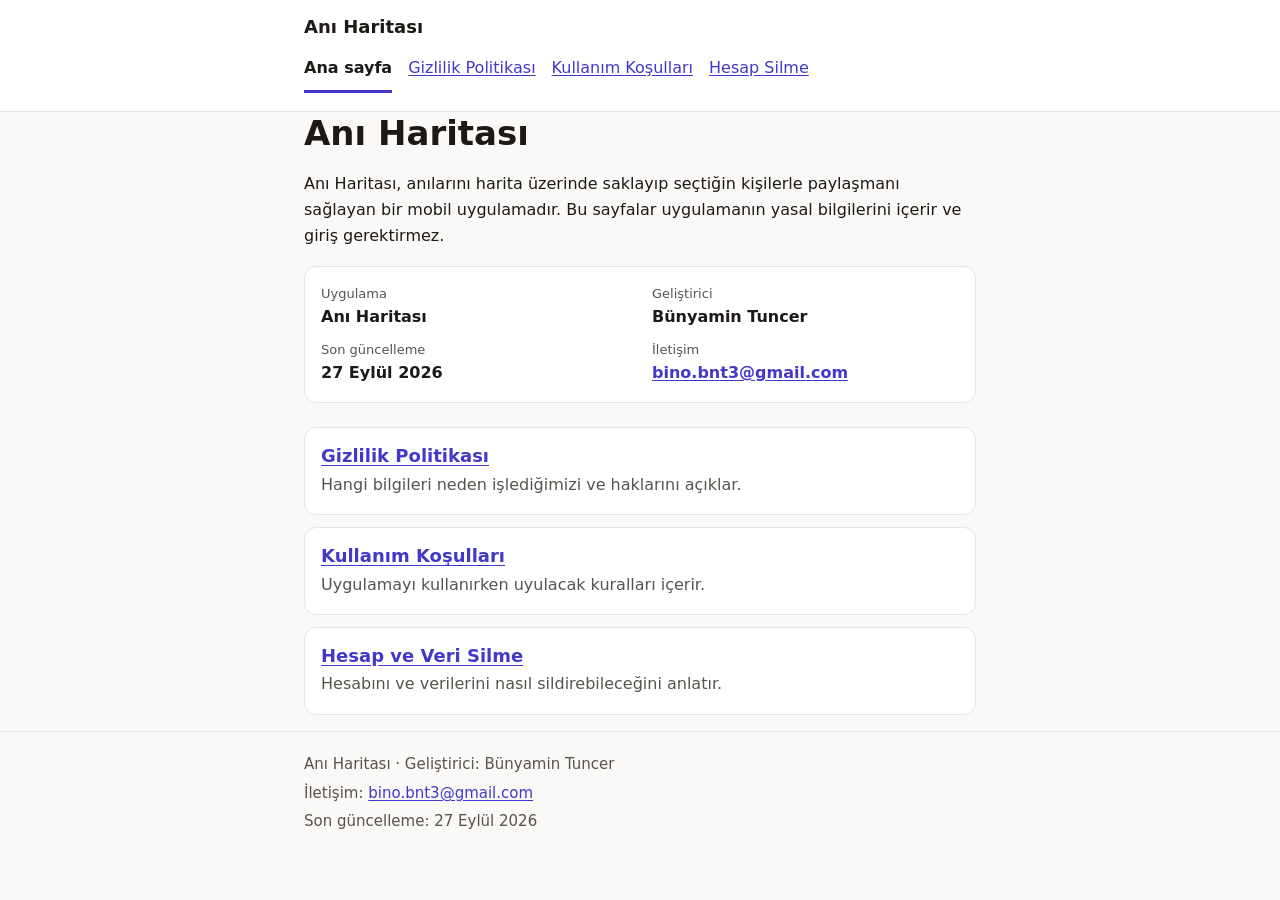
<file: index.html>
<!doctype html>
<html lang="tr">
<head>
  <meta charset="utf-8">
  <meta name="viewport" content="width=device-width, initial-scale=1">
  <meta name="color-scheme" content="light dark">
  <title>Anı Haritası — Yasal Bilgiler</title>
  <meta name="description" content="Anı Haritası gizlilik politikası, kullanım koşulları ve hesap silme bilgileri.">
  <link rel="stylesheet" href="style.css">
</head>
<body>
  <a class="skip-link" href="#icerik">İçeriğe geç</a>
  <header class="site-header">
    <div class="wrap">
      <p class="brand">Anı Haritası</p>
      <nav aria-label="Yasal sayfalar">
        <ul class="nav-list">
        <li><a href="index.html" aria-current="page">Ana sayfa</a></li>
        <li><a href="privacy-policy.html">Gizlilik Politikası</a></li>
        <li><a href="terms-of-use.html">Kullanım Koşulları</a></li>
        <li><a href="delete-account.html">Hesap Silme</a></li>
        </ul>
      </nav>
    </div>
  </header>
  <main id="icerik" class="wrap">
    <h1>Anı Haritası</h1>
    <p>Anı Haritası, anılarını harita üzerinde saklayıp seçtiğin kişilerle paylaşmanı sağlayan bir mobil uygulamadır. Bu sayfalar uygulamanın yasal bilgilerini içerir ve giriş gerektirmez.</p>
    <dl class="meta">
      <div><dt>Uygulama</dt><dd>Anı Haritası</dd></div>
      <div><dt>Geliştirici</dt><dd>Bünyamin Tuncer</dd></div>
      <div><dt>Son güncelleme</dt><dd>27 Eylül 2026</dd></div>
      <div><dt>İletişim</dt><dd><a href="mailto:bino.bnt3@gmail.com">bino.bnt3@gmail.com</a></dd></div>
    </dl>

    <ul class="cards">
      <li>
        <h2><a href="privacy-policy.html">Gizlilik Politikası</a></h2>
        <p>Hangi bilgileri neden işlediğimizi ve haklarını açıklar.</p>
      </li>
      <li>
        <h2><a href="terms-of-use.html">Kullanım Koşulları</a></h2>
        <p>Uygulamayı kullanırken uyulacak kuralları içerir.</p>
      </li>
      <li>
        <h2><a href="delete-account.html">Hesap ve Veri Silme</a></h2>
        <p>Hesabını ve verilerini nasıl sildirebileceğini anlatır.</p>
      </li>
    </ul>
  </main>
  <footer class="site-footer">
    <div class="wrap">
      <p>Anı Haritası &middot; Geliştirici: Bünyamin Tuncer</p>
      <p>İletişim: <a href="mailto:bino.bnt3@gmail.com">bino.bnt3@gmail.com</a></p>
      <p>Son güncelleme: 27 Eylül 2026</p>
    </div>
  </footer>
</body>
</html>
</file>
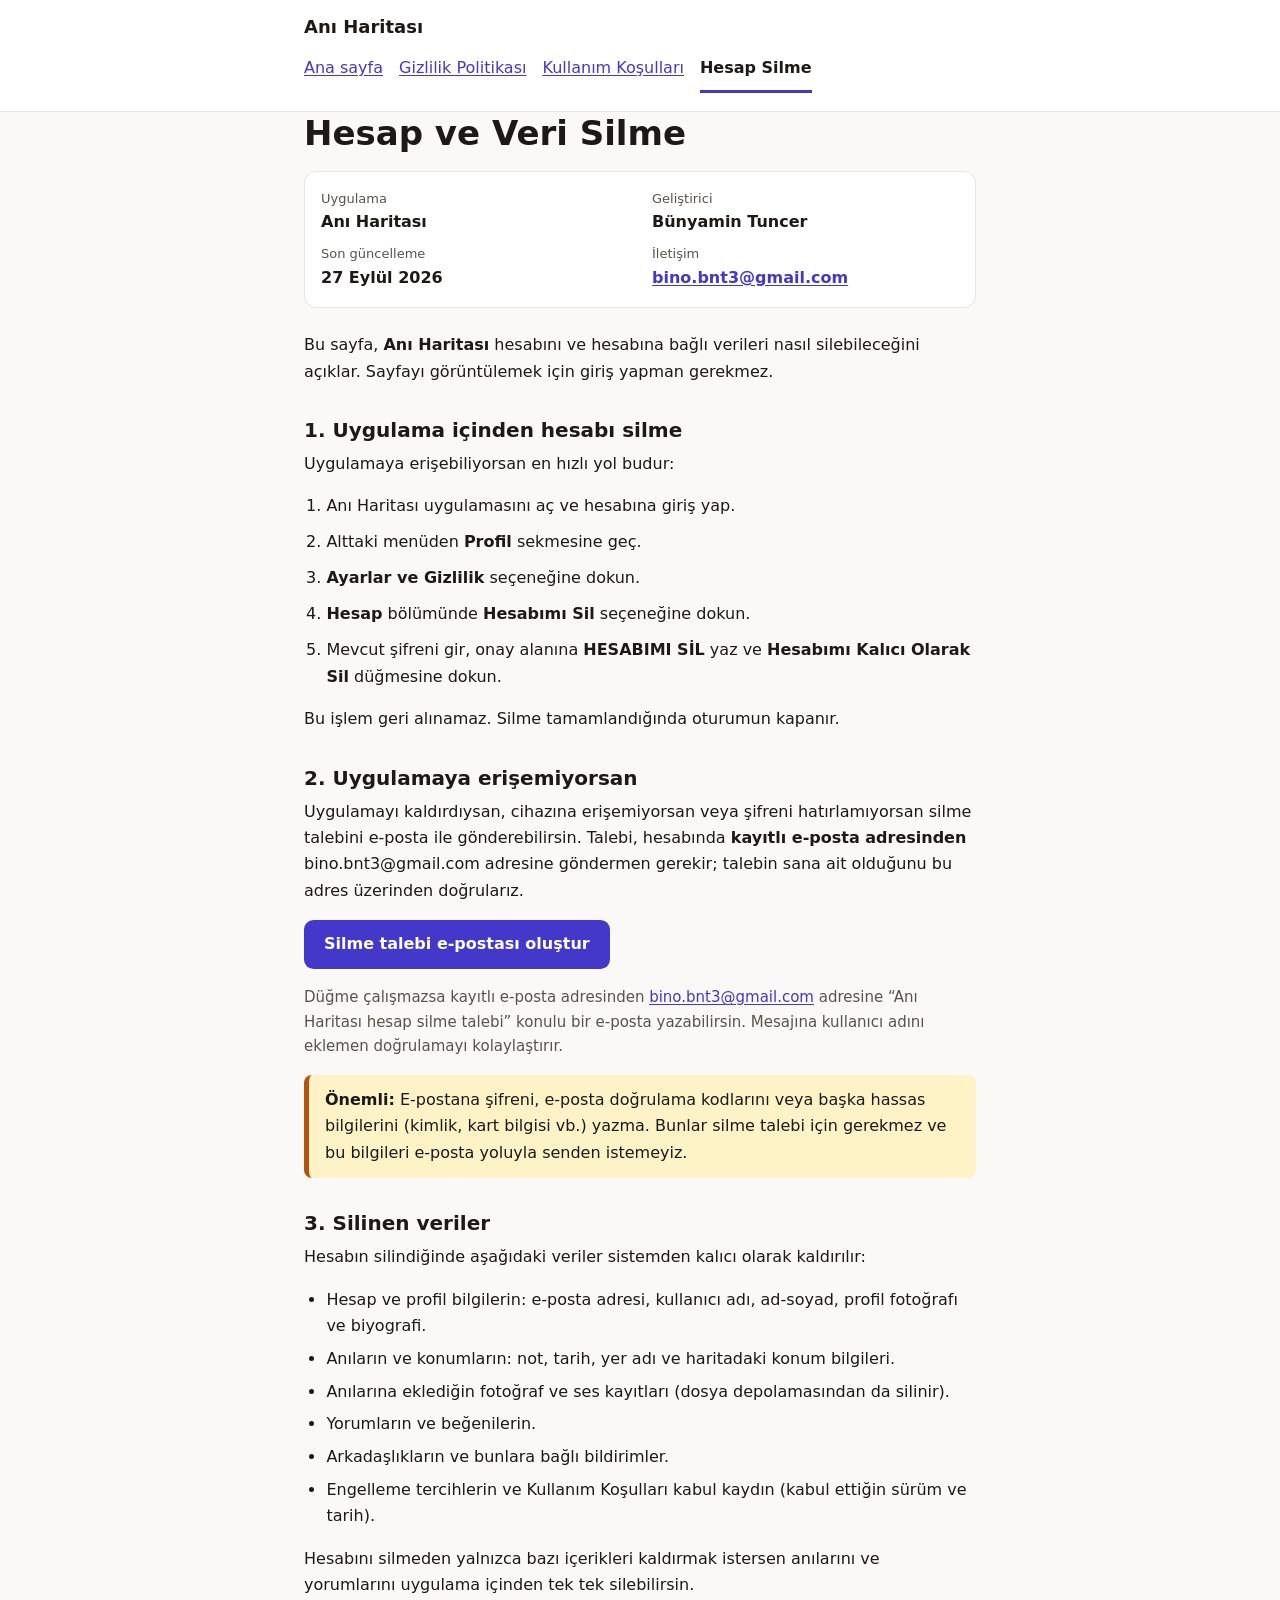
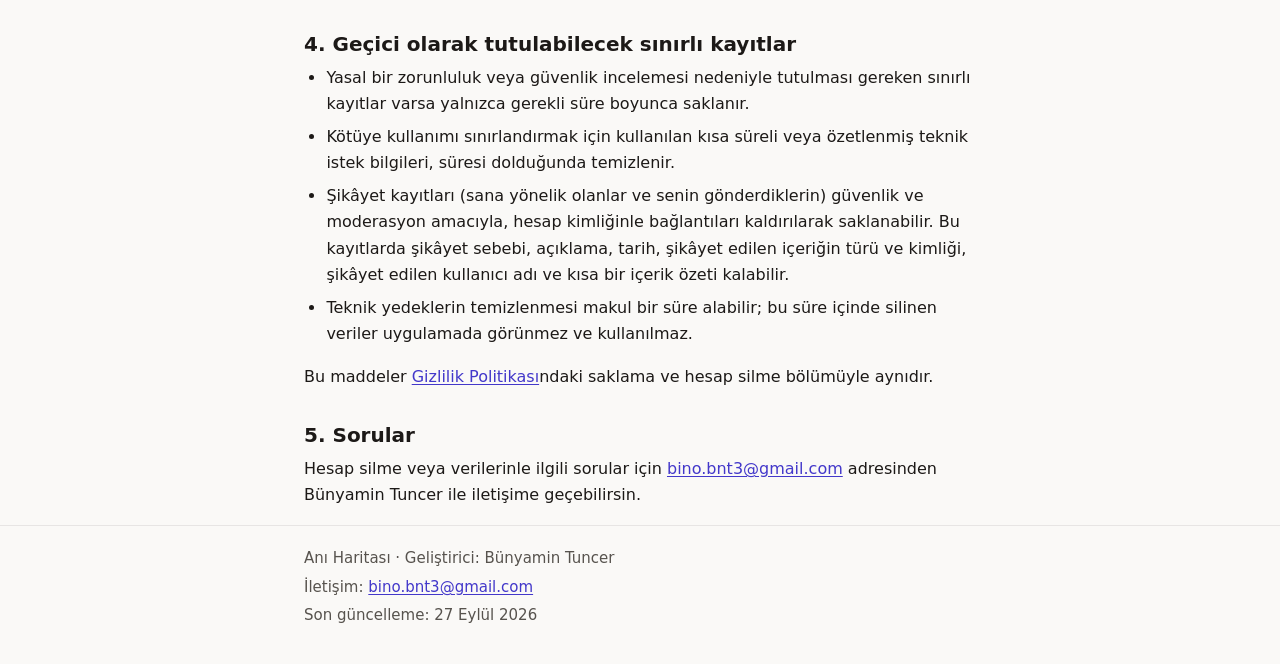
<file: delete-account.html>
<!doctype html>
<html lang="tr">
<head>
  <meta charset="utf-8">
  <meta name="viewport" content="width=device-width, initial-scale=1">
  <meta name="color-scheme" content="light dark">
  <title>Hesap ve Veri Silme — Anı Haritası</title>
  <meta name="description" content="Anı Haritası hesabını ve verilerini nasıl silebileceğini açıklar.">
  <link rel="stylesheet" href="style.css">
</head>
<body>
  <a class="skip-link" href="#icerik">İçeriğe geç</a>
  <header class="site-header">
    <div class="wrap">
      <p class="brand">Anı Haritası</p>
      <nav aria-label="Yasal sayfalar">
        <ul class="nav-list">
        <li><a href="index.html">Ana sayfa</a></li>
        <li><a href="privacy-policy.html">Gizlilik Politikası</a></li>
        <li><a href="terms-of-use.html">Kullanım Koşulları</a></li>
        <li><a href="delete-account.html" aria-current="page">Hesap Silme</a></li>
        </ul>
      </nav>
    </div>
  </header>
  <main id="icerik" class="wrap">
    <h1>Hesap ve Veri Silme</h1>
    <dl class="meta">
      <div><dt>Uygulama</dt><dd>Anı Haritası</dd></div>
      <div><dt>Geliştirici</dt><dd>Bünyamin Tuncer</dd></div>
      <div><dt>Son güncelleme</dt><dd>27 Eylül 2026</dd></div>
      <div><dt>İletişim</dt><dd><a href="mailto:bino.bnt3@gmail.com">bino.bnt3@gmail.com</a></dd></div>
    </dl>

    <p>Bu sayfa, <strong>Anı Haritası</strong> hesabını ve hesabına bağlı verileri nasıl silebileceğini açıklar. Sayfayı görüntülemek için giriş yapman gerekmez.</p>

    <section aria-labelledby="b1">
      <h2 id="b1">1. Uygulama içinden hesabı silme</h2>
      <p>Uygulamaya erişebiliyorsan en hızlı yol budur:</p>
      <ol class="steps">
        <li>Anı Haritası uygulamasını aç ve hesabına giriş yap.</li>
        <li>Alttaki menüden <strong>Profil</strong> sekmesine geç.</li>
        <li><strong>Ayarlar ve Gizlilik</strong> seçeneğine dokun.</li>
        <li><strong>Hesap</strong> bölümünde <strong>Hesabımı Sil</strong> seçeneğine dokun.</li>
        <li>Mevcut şifreni gir, onay alanına <strong>HESABIMI SİL</strong> yaz ve <strong>Hesabımı Kalıcı Olarak Sil</strong> düğmesine dokun.</li>
      </ol>
      <p>Bu işlem geri alınamaz. Silme tamamlandığında oturumun kapanır.</p>
    </section>

    <section aria-labelledby="b2">
      <h2 id="b2">2. Uygulamaya erişemiyorsan</h2>
      <p>Uygulamayı kaldırdıysan, cihazına erişemiyorsan veya şifreni hatırlamıyorsan silme talebini e-posta ile gönderebilirsin. Talebi, hesabında <strong>kayıtlı e-posta adresinden</strong> bino.bnt3@gmail.com adresine göndermen gerekir; talebin sana ait olduğunu bu adres üzerinden doğrularız.</p>
      <p><a class="button" href="mailto:bino.bnt3@gmail.com?subject=An%C4%B1%20Haritas%C4%B1%20hesap%20silme%20talebi&amp;body=Merhaba%2C%0D%0A%0D%0AAn%C4%B1%20Haritas%C4%B1%20uygulamas%C4%B1ndaki%20hesab%C4%B1m%C4%B1n%20ve%20ili%C5%9Fkili%20t%C3%BCm%20verilerimin%20kal%C4%B1c%C4%B1%20olarak%20silinmesini%20talep%20ediyorum.%0D%0A%0D%0AKullan%C4%B1c%C4%B1%20ad%C4%B1m%3A%20%0D%0A%0D%0ABu%20e-postay%C4%B1%20hesab%C4%B1mda%20kay%C4%B1tl%C4%B1%20e-posta%20adresimden%20g%C3%B6nderiyorum.%20%C5%9Eifremi%20veya%20do%C4%9Frulama%20kodlar%C4%B1m%C4%B1%20payla%C5%9Fm%C4%B1yorum.">Silme talebi e-postası oluştur</a></p>
      <p class="small">Düğme çalışmazsa kayıtlı e-posta adresinden <a href="mailto:bino.bnt3@gmail.com">bino.bnt3@gmail.com</a> adresine “Anı Haritası hesap silme talebi” konulu bir e-posta yazabilirsin. Mesajına kullanıcı adını eklemen doğrulamayı kolaylaştırır.</p>
      <div class="callout" role="note">
        <p><strong>Önemli:</strong> E-postana şifreni, e-posta doğrulama kodlarını veya başka hassas bilgilerini (kimlik, kart bilgisi vb.) yazma. Bunlar silme talebi için gerekmez ve bu bilgileri e-posta yoluyla senden istemeyiz.</p>
      </div>
    </section>

    <section aria-labelledby="b3">
      <h2 id="b3">3. Silinen veriler</h2>
      <p>Hesabın silindiğinde aşağıdaki veriler sistemden kalıcı olarak kaldırılır:</p>
      <ul>
        <li>Hesap ve profil bilgilerin: e-posta adresi, kullanıcı adı, ad-soyad, profil fotoğrafı ve biyografi.</li>
        <li>Anıların ve konumların: not, tarih, yer adı ve haritadaki konum bilgileri.</li>
        <li>Anılarına eklediğin fotoğraf ve ses kayıtları (dosya depolamasından da silinir).</li>
        <li>Yorumların ve beğenilerin.</li>
        <li>Arkadaşlıkların ve bunlara bağlı bildirimler.</li>
        <li>Engelleme tercihlerin ve Kullanım Koşulları kabul kaydın (kabul ettiğin sürüm ve tarih).</li>
      </ul>
      <p>Hesabını silmeden yalnızca bazı içerikleri kaldırmak istersen anılarını ve yorumlarını uygulama içinden tek tek silebilirsin.</p>
    </section>

    <section aria-labelledby="b4">
      <h2 id="b4">4. Geçici olarak tutulabilecek sınırlı kayıtlar</h2>
      <ul>
        <li>Yasal bir zorunluluk veya güvenlik incelemesi nedeniyle tutulması gereken sınırlı kayıtlar varsa yalnızca gerekli süre boyunca saklanır.</li>
        <li>Kötüye kullanımı sınırlandırmak için kullanılan kısa süreli veya özetlenmiş teknik istek bilgileri, süresi dolduğunda temizlenir.</li>
        <li>Şikâyet kayıtları (sana yönelik olanlar ve senin gönderdiklerin) güvenlik ve moderasyon amacıyla, hesap kimliğinle bağlantıları kaldırılarak saklanabilir. Bu kayıtlarda şikâyet sebebi, açıklama, tarih, şikâyet edilen içeriğin türü ve kimliği, şikâyet edilen kullanıcı adı ve kısa bir içerik özeti kalabilir.</li>
        <li>Teknik yedeklerin temizlenmesi makul bir süre alabilir; bu süre içinde silinen veriler uygulamada görünmez ve kullanılmaz.</li>
      </ul>
      <p>Bu maddeler <a href="privacy-policy.html">Gizlilik Politikası</a>ndaki saklama ve hesap silme bölümüyle aynıdır.</p>
    </section>

    <section aria-labelledby="b5">
      <h2 id="b5">5. Sorular</h2>
      <p>Hesap silme veya verilerinle ilgili sorular için <a href="mailto:bino.bnt3@gmail.com">bino.bnt3@gmail.com</a> adresinden Bünyamin Tuncer ile iletişime geçebilirsin.</p>
    </section>
  </main>
  <footer class="site-footer">
    <div class="wrap">
      <p>Anı Haritası &middot; Geliştirici: Bünyamin Tuncer</p>
      <p>İletişim: <a href="mailto:bino.bnt3@gmail.com">bino.bnt3@gmail.com</a></p>
      <p>Son güncelleme: 27 Eylül 2026</p>
    </div>
  </footer>
</body>
</html>
</file>
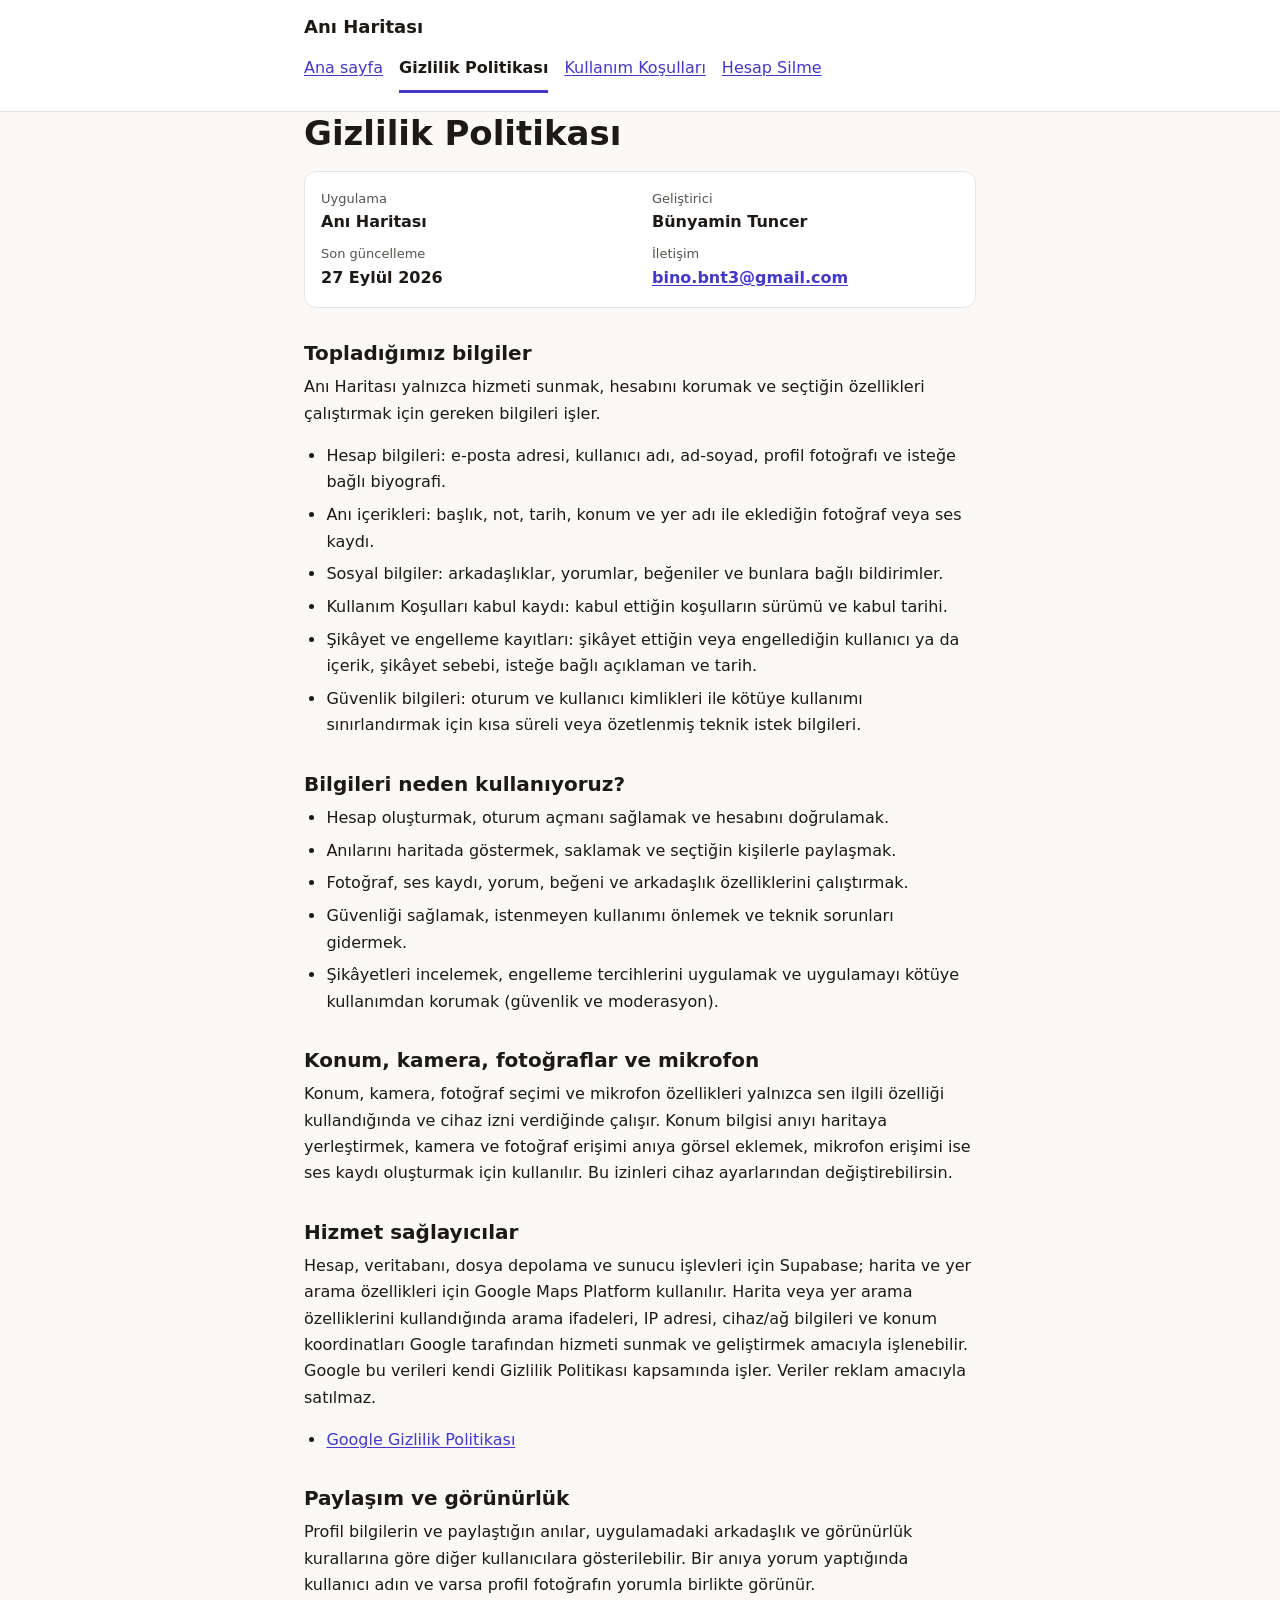
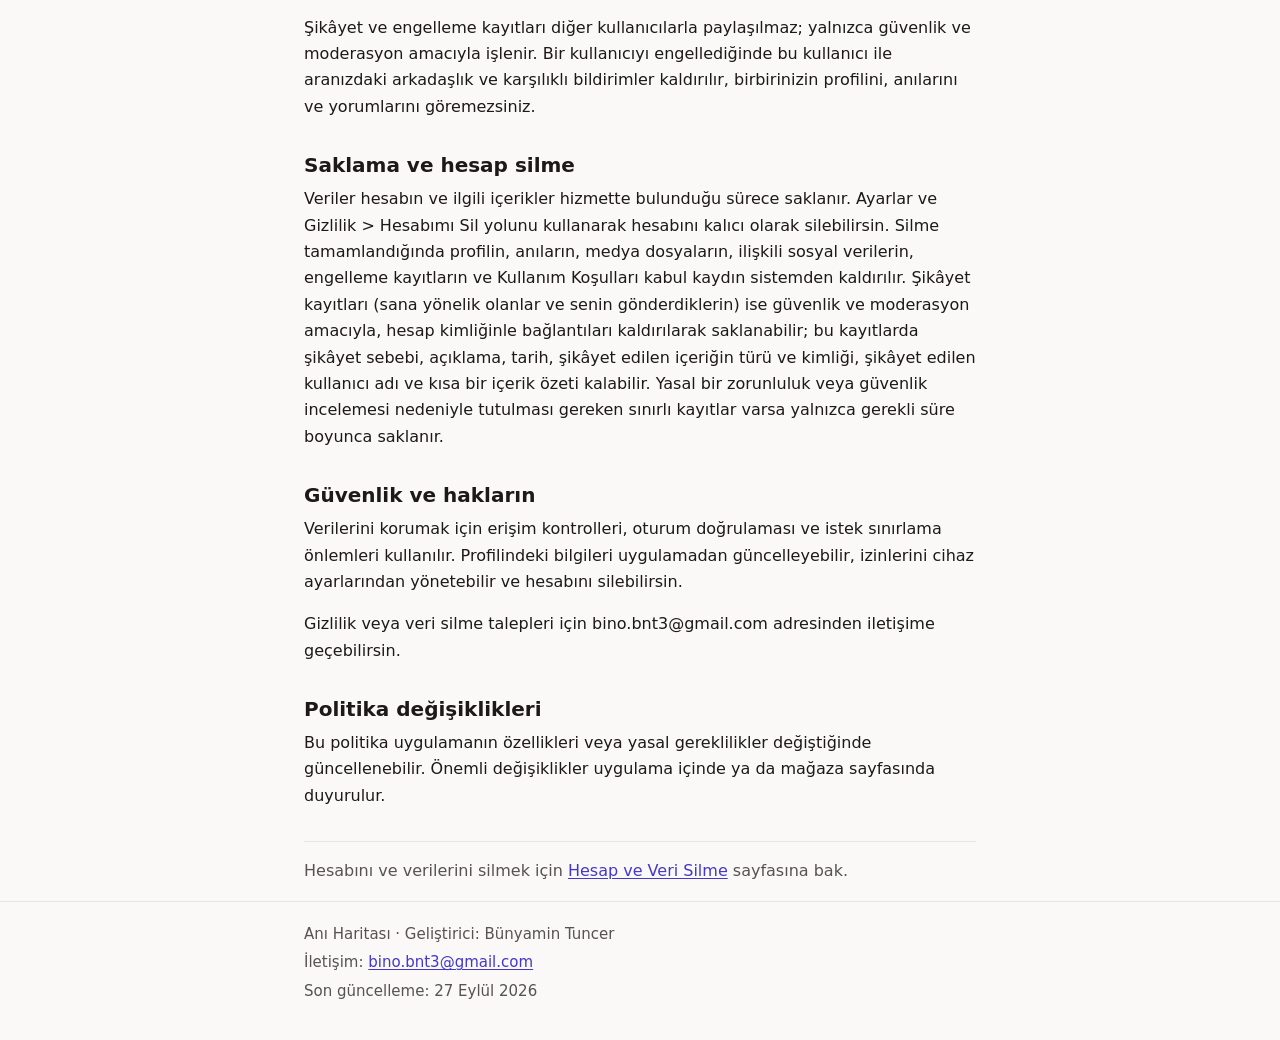
<file: privacy-policy.html>
<!doctype html>
<html lang="tr">
<head>
  <meta charset="utf-8">
  <meta name="viewport" content="width=device-width, initial-scale=1">
  <meta name="color-scheme" content="light dark">
  <title>Gizlilik Politikası — Anı Haritası</title>
  <meta name="description" content="Anı Haritası gizlilik politikası: hangi bilgilerin neden işlendiği ve haklarınız.">
  <link rel="stylesheet" href="style.css">
</head>
<body>
  <a class="skip-link" href="#icerik">İçeriğe geç</a>
  <header class="site-header">
    <div class="wrap">
      <p class="brand">Anı Haritası</p>
      <nav aria-label="Yasal sayfalar">
        <ul class="nav-list">
        <li><a href="index.html">Ana sayfa</a></li>
        <li><a href="privacy-policy.html" aria-current="page">Gizlilik Politikası</a></li>
        <li><a href="terms-of-use.html">Kullanım Koşulları</a></li>
        <li><a href="delete-account.html">Hesap Silme</a></li>
        </ul>
      </nav>
    </div>
  </header>
  <main id="icerik" class="wrap">
    <h1>Gizlilik Politikası</h1>
    <dl class="meta">
      <div><dt>Uygulama</dt><dd>Anı Haritası</dd></div>
      <div><dt>Geliştirici</dt><dd>Bünyamin Tuncer</dd></div>
      <div><dt>Son güncelleme</dt><dd>27 Eylül 2026</dd></div>
      <div><dt>İletişim</dt><dd><a href="mailto:bino.bnt3@gmail.com">bino.bnt3@gmail.com</a></dd></div>
    </dl>

    <section aria-labelledby="b1">
      <h2 id="b1">Topladığımız bilgiler</h2>
      <p>Anı Haritası yalnızca hizmeti sunmak, hesabını korumak ve seçtiğin özellikleri çalıştırmak için gereken bilgileri işler.</p>
      <ul>
        <li>Hesap bilgileri: e-posta adresi, kullanıcı adı, ad-soyad, profil fotoğrafı ve isteğe bağlı biyografi.</li>
        <li>Anı içerikleri: başlık, not, tarih, konum ve yer adı ile eklediğin fotoğraf veya ses kaydı.</li>
        <li>Sosyal bilgiler: arkadaşlıklar, yorumlar, beğeniler ve bunlara bağlı bildirimler.</li>
        <li>Kullanım Koşulları kabul kaydı: kabul ettiğin koşulların sürümü ve kabul tarihi.</li>
        <li>Şikâyet ve engelleme kayıtları: şikâyet ettiğin veya engellediğin kullanıcı ya da içerik, şikâyet sebebi, isteğe bağlı açıklaman ve tarih.</li>
        <li>Güvenlik bilgileri: oturum ve kullanıcı kimlikleri ile kötüye kullanımı sınırlandırmak için kısa süreli veya özetlenmiş teknik istek bilgileri.</li>
      </ul>
    </section>

    <section aria-labelledby="b2">
      <h2 id="b2">Bilgileri neden kullanıyoruz?</h2>
      <ul>
        <li>Hesap oluşturmak, oturum açmanı sağlamak ve hesabını doğrulamak.</li>
        <li>Anılarını haritada göstermek, saklamak ve seçtiğin kişilerle paylaşmak.</li>
        <li>Fotoğraf, ses kaydı, yorum, beğeni ve arkadaşlık özelliklerini çalıştırmak.</li>
        <li>Güvenliği sağlamak, istenmeyen kullanımı önlemek ve teknik sorunları gidermek.</li>
        <li>Şikâyetleri incelemek, engelleme tercihlerini uygulamak ve uygulamayı kötüye kullanımdan korumak (güvenlik ve moderasyon).</li>
      </ul>
    </section>

    <section aria-labelledby="b3">
      <h2 id="b3">Konum, kamera, fotoğraflar ve mikrofon</h2>
      <p>Konum, kamera, fotoğraf seçimi ve mikrofon özellikleri yalnızca sen ilgili özelliği kullandığında ve cihaz izni verdiğinde çalışır. Konum bilgisi anıyı haritaya yerleştirmek, kamera ve fotoğraf erişimi anıya görsel eklemek, mikrofon erişimi ise ses kaydı oluşturmak için kullanılır. Bu izinleri cihaz ayarlarından değiştirebilirsin.</p>
    </section>

    <section aria-labelledby="b4">
      <h2 id="b4">Hizmet sağlayıcılar</h2>
      <p>Hesap, veritabanı, dosya depolama ve sunucu işlevleri için Supabase; harita ve yer arama özellikleri için Google Maps Platform kullanılır. Harita veya yer arama özelliklerini kullandığında arama ifadeleri, IP adresi, cihaz/ağ bilgileri ve konum koordinatları Google tarafından hizmeti sunmak ve geliştirmek amacıyla işlenebilir. Google bu verileri kendi Gizlilik Politikası kapsamında işler. Veriler reklam amacıyla satılmaz.</p>
      <ul class="legal-links">
        <li><a href="https://policies.google.com/privacy" target="_blank" rel="noopener noreferrer">Google Gizlilik Politikası</a></li>
      </ul>
    </section>

    <section aria-labelledby="b5">
      <h2 id="b5">Paylaşım ve görünürlük</h2>
      <p>Profil bilgilerin ve paylaştığın anılar, uygulamadaki arkadaşlık ve görünürlük kurallarına göre diğer kullanıcılara gösterilebilir. Bir anıya yorum yaptığında kullanıcı adın ve varsa profil fotoğrafın yorumla birlikte görünür.</p>
      <p>Şikâyet ve engelleme kayıtları diğer kullanıcılarla paylaşılmaz; yalnızca güvenlik ve moderasyon amacıyla işlenir. Bir kullanıcıyı engellediğinde bu kullanıcı ile aranızdaki arkadaşlık ve karşılıklı bildirimler kaldırılır, birbirinizin profilini, anılarını ve yorumlarını göremezsiniz.</p>
    </section>

    <section aria-labelledby="b6">
      <h2 id="b6">Saklama ve hesap silme</h2>
      <p>Veriler hesabın ve ilgili içerikler hizmette bulunduğu sürece saklanır. Ayarlar ve Gizlilik &gt; Hesabımı Sil yolunu kullanarak hesabını kalıcı olarak silebilirsin. Silme tamamlandığında profilin, anıların, medya dosyaların, ilişkili sosyal verilerin, engelleme kayıtların ve Kullanım Koşulları kabul kaydın sistemden kaldırılır. Şikâyet kayıtları (sana yönelik olanlar ve senin gönderdiklerin) ise güvenlik ve moderasyon amacıyla, hesap kimliğinle bağlantıları kaldırılarak saklanabilir; bu kayıtlarda şikâyet sebebi, açıklama, tarih, şikâyet edilen içeriğin türü ve kimliği, şikâyet edilen kullanıcı adı ve kısa bir içerik özeti kalabilir. Yasal bir zorunluluk veya güvenlik incelemesi nedeniyle tutulması gereken sınırlı kayıtlar varsa yalnızca gerekli süre boyunca saklanır.</p>
    </section>

    <section aria-labelledby="b7">
      <h2 id="b7">Güvenlik ve hakların</h2>
      <p>Verilerini korumak için erişim kontrolleri, oturum doğrulaması ve istek sınırlama önlemleri kullanılır. Profilindeki bilgileri uygulamadan güncelleyebilir, izinlerini cihaz ayarlarından yönetebilir ve hesabını silebilirsin.</p>
      <p>Gizlilik veya veri silme talepleri için bino.bnt3@gmail.com adresinden iletişime geçebilirsin.</p>
    </section>

    <section aria-labelledby="b8">
      <h2 id="b8">Politika değişiklikleri</h2>
      <p>Bu politika uygulamanın özellikleri veya yasal gereklilikler değiştiğinde güncellenebilir. Önemli değişiklikler uygulama içinde ya da mağaza sayfasında duyurulur.</p>
    </section>

    <p class="note">Hesabını ve verilerini silmek için <a href="delete-account.html">Hesap ve Veri Silme</a> sayfasına bak.</p>
  </main>
  <footer class="site-footer">
    <div class="wrap">
      <p>Anı Haritası &middot; Geliştirici: Bünyamin Tuncer</p>
      <p>İletişim: <a href="mailto:bino.bnt3@gmail.com">bino.bnt3@gmail.com</a></p>
      <p>Son güncelleme: 27 Eylül 2026</p>
    </div>
  </footer>
</body>
</html>
</file>
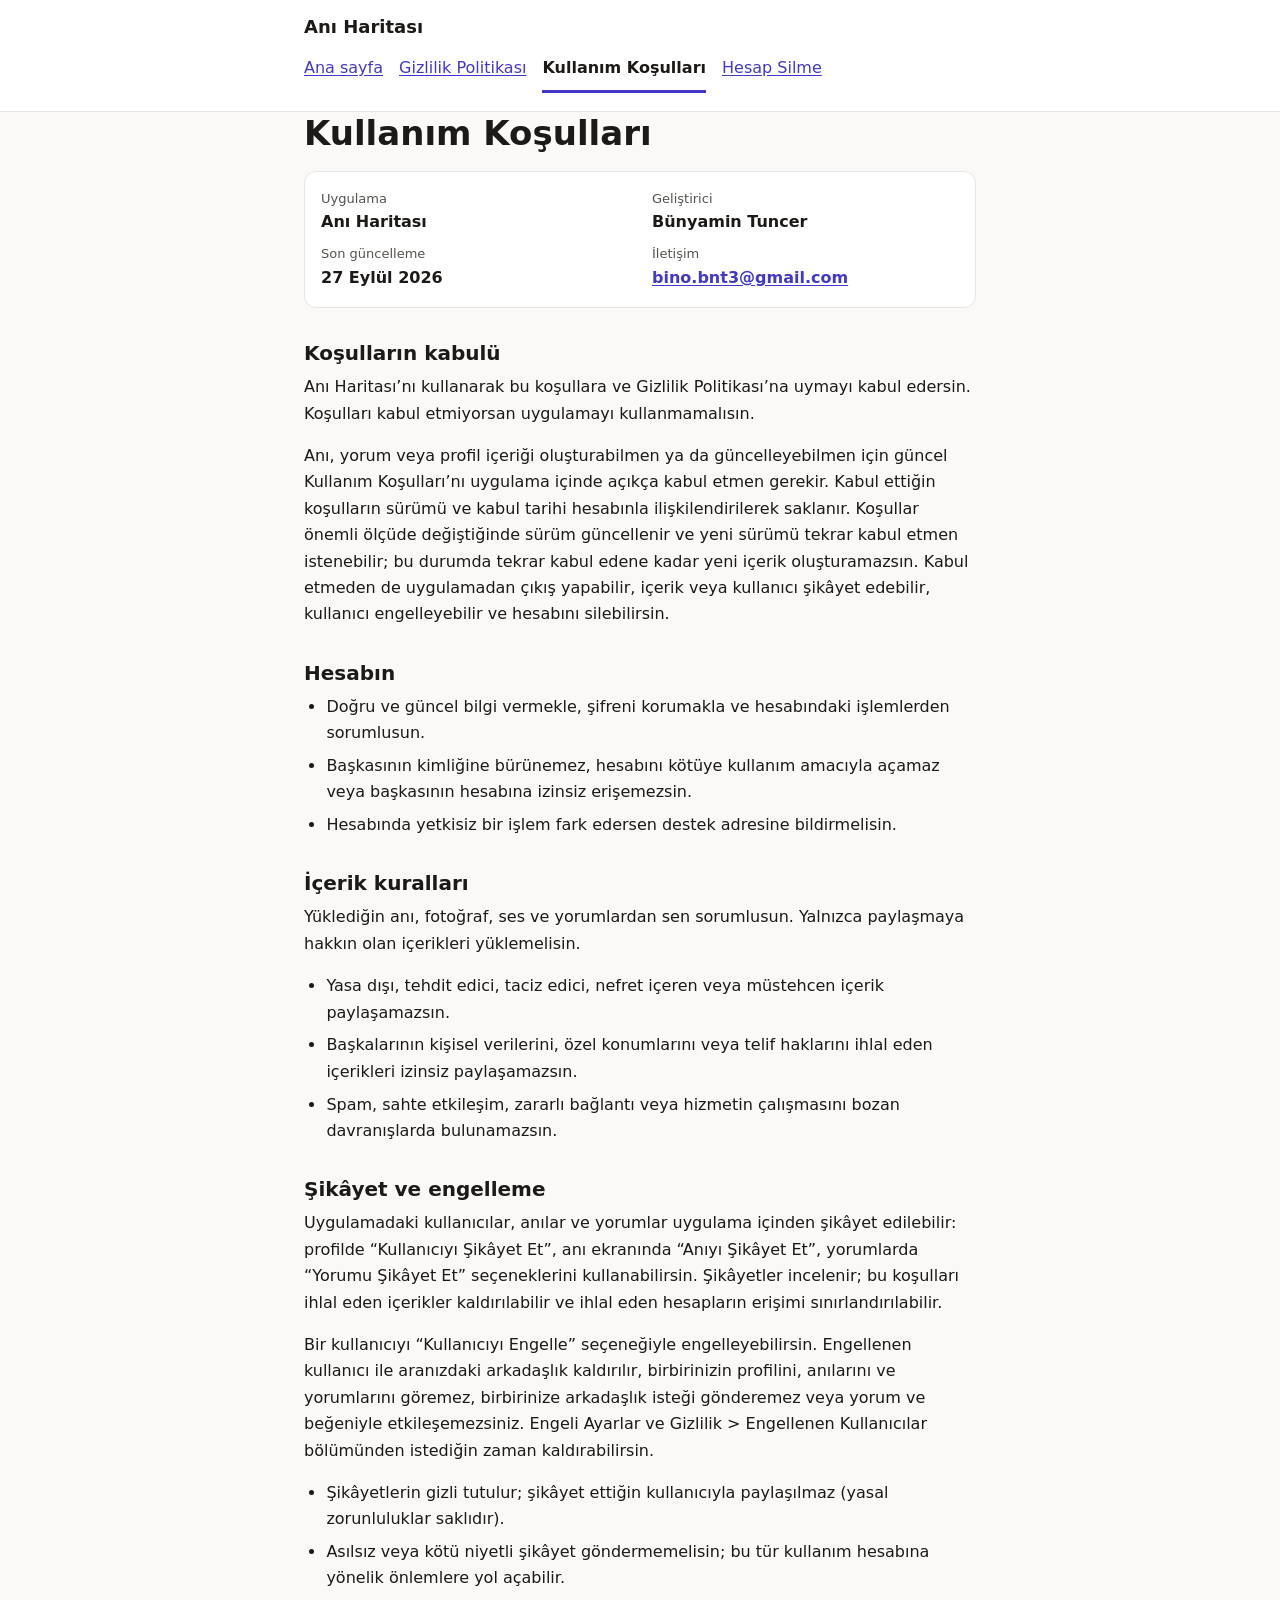
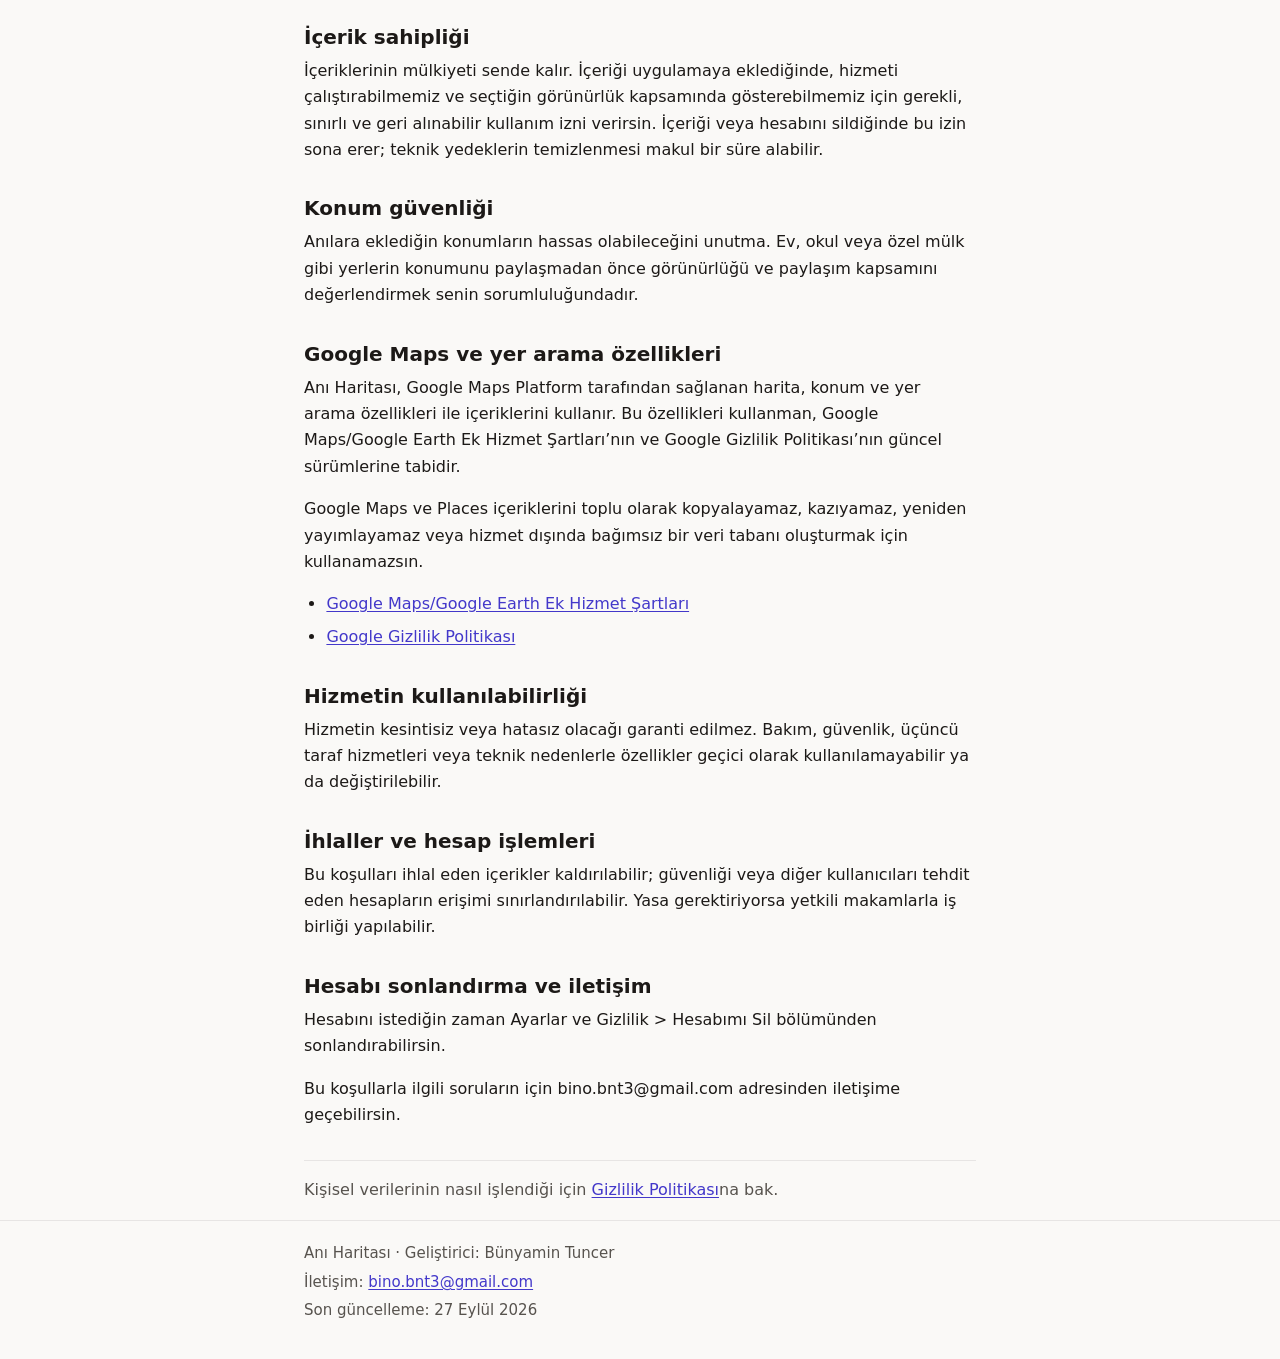
<file: terms-of-use.html>
<!doctype html>
<html lang="tr">
<head>
  <meta charset="utf-8">
  <meta name="viewport" content="width=device-width, initial-scale=1">
  <meta name="color-scheme" content="light dark">
  <title>Kullanım Koşulları — Anı Haritası</title>
  <meta name="description" content="Anı Haritası kullanım koşulları.">
  <link rel="stylesheet" href="style.css">
</head>
<body>
  <a class="skip-link" href="#icerik">İçeriğe geç</a>
  <header class="site-header">
    <div class="wrap">
      <p class="brand">Anı Haritası</p>
      <nav aria-label="Yasal sayfalar">
        <ul class="nav-list">
        <li><a href="index.html">Ana sayfa</a></li>
        <li><a href="privacy-policy.html">Gizlilik Politikası</a></li>
        <li><a href="terms-of-use.html" aria-current="page">Kullanım Koşulları</a></li>
        <li><a href="delete-account.html">Hesap Silme</a></li>
        </ul>
      </nav>
    </div>
  </header>
  <main id="icerik" class="wrap">
    <h1>Kullanım Koşulları</h1>
    <dl class="meta">
      <div><dt>Uygulama</dt><dd>Anı Haritası</dd></div>
      <div><dt>Geliştirici</dt><dd>Bünyamin Tuncer</dd></div>
      <div><dt>Son güncelleme</dt><dd>27 Eylül 2026</dd></div>
      <div><dt>İletişim</dt><dd><a href="mailto:bino.bnt3@gmail.com">bino.bnt3@gmail.com</a></dd></div>
    </dl>

    <section aria-labelledby="b1">
      <h2 id="b1">Koşulların kabulü</h2>
      <p>Anı Haritası’nı kullanarak bu koşullara ve Gizlilik Politikası’na uymayı kabul edersin. Koşulları kabul etmiyorsan uygulamayı kullanmamalısın.</p>
      <p>Anı, yorum veya profil içeriği oluşturabilmen ya da güncelleyebilmen için güncel Kullanım Koşulları’nı uygulama içinde açıkça kabul etmen gerekir. Kabul ettiğin koşulların sürümü ve kabul tarihi hesabınla ilişkilendirilerek saklanır. Koşullar önemli ölçüde değiştiğinde sürüm güncellenir ve yeni sürümü tekrar kabul etmen istenebilir; bu durumda tekrar kabul edene kadar yeni içerik oluşturamazsın. Kabul etmeden de uygulamadan çıkış yapabilir, içerik veya kullanıcı şikâyet edebilir, kullanıcı engelleyebilir ve hesabını silebilirsin.</p>
    </section>

    <section aria-labelledby="b2">
      <h2 id="b2">Hesabın</h2>
      <ul>
        <li>Doğru ve güncel bilgi vermekle, şifreni korumakla ve hesabındaki işlemlerden sorumlusun.</li>
        <li>Başkasının kimliğine bürünemez, hesabını kötüye kullanım amacıyla açamaz veya başkasının hesabına izinsiz erişemezsin.</li>
        <li>Hesabında yetkisiz bir işlem fark edersen destek adresine bildirmelisin.</li>
      </ul>
    </section>

    <section aria-labelledby="b3">
      <h2 id="b3">İçerik kuralları</h2>
      <p>Yüklediğin anı, fotoğraf, ses ve yorumlardan sen sorumlusun. Yalnızca paylaşmaya hakkın olan içerikleri yüklemelisin.</p>
      <ul>
        <li>Yasa dışı, tehdit edici, taciz edici, nefret içeren veya müstehcen içerik paylaşamazsın.</li>
        <li>Başkalarının kişisel verilerini, özel konumlarını veya telif haklarını ihlal eden içerikleri izinsiz paylaşamazsın.</li>
        <li>Spam, sahte etkileşim, zararlı bağlantı veya hizmetin çalışmasını bozan davranışlarda bulunamazsın.</li>
      </ul>
    </section>

    <section aria-labelledby="b4">
      <h2 id="b4">Şikâyet ve engelleme</h2>
      <p>Uygulamadaki kullanıcılar, anılar ve yorumlar uygulama içinden şikâyet edilebilir: profilde “Kullanıcıyı Şikâyet Et”, anı ekranında “Anıyı Şikâyet Et”, yorumlarda “Yorumu Şikâyet Et” seçeneklerini kullanabilirsin. Şikâyetler incelenir; bu koşulları ihlal eden içerikler kaldırılabilir ve ihlal eden hesapların erişimi sınırlandırılabilir.</p>
      <p>Bir kullanıcıyı “Kullanıcıyı Engelle” seçeneğiyle engelleyebilirsin. Engellenen kullanıcı ile aranızdaki arkadaşlık kaldırılır, birbirinizin profilini, anılarını ve yorumlarını göremez, birbirinize arkadaşlık isteği gönderemez veya yorum ve beğeniyle etkileşemezsiniz. Engeli Ayarlar ve Gizlilik &gt; Engellenen Kullanıcılar bölümünden istediğin zaman kaldırabilirsin.</p>
      <ul>
        <li>Şikâyetlerin gizli tutulur; şikâyet ettiğin kullanıcıyla paylaşılmaz (yasal zorunluluklar saklıdır).</li>
        <li>Asılsız veya kötü niyetli şikâyet göndermemelisin; bu tür kullanım hesabına yönelik önlemlere yol açabilir.</li>
      </ul>
    </section>

    <section aria-labelledby="b5">
      <h2 id="b5">İçerik sahipliği</h2>
      <p>İçeriklerinin mülkiyeti sende kalır. İçeriği uygulamaya eklediğinde, hizmeti çalıştırabilmemiz ve seçtiğin görünürlük kapsamında gösterebilmemiz için gerekli, sınırlı ve geri alınabilir kullanım izni verirsin. İçeriği veya hesabını sildiğinde bu izin sona erer; teknik yedeklerin temizlenmesi makul bir süre alabilir.</p>
    </section>

    <section aria-labelledby="b6">
      <h2 id="b6">Konum güvenliği</h2>
      <p>Anılara eklediğin konumların hassas olabileceğini unutma. Ev, okul veya özel mülk gibi yerlerin konumunu paylaşmadan önce görünürlüğü ve paylaşım kapsamını değerlendirmek senin sorumluluğundadır.</p>
    </section>

    <section aria-labelledby="b7">
      <h2 id="b7">Google Maps ve yer arama özellikleri</h2>
      <p>Anı Haritası, Google Maps Platform tarafından sağlanan harita, konum ve yer arama özellikleri ile içeriklerini kullanır. Bu özellikleri kullanman, Google Maps/Google Earth Ek Hizmet Şartları’nın ve Google Gizlilik Politikası’nın güncel sürümlerine tabidir.</p>
      <p>Google Maps ve Places içeriklerini toplu olarak kopyalayamaz, kazıyamaz, yeniden yayımlayamaz veya hizmet dışında bağımsız bir veri tabanı oluşturmak için kullanamazsın.</p>
      <ul class="legal-links">
        <li><a href="https://maps.google.com/help/terms_maps/" target="_blank" rel="noopener noreferrer">Google Maps/Google Earth Ek Hizmet Şartları</a></li>
        <li><a href="https://policies.google.com/privacy" target="_blank" rel="noopener noreferrer">Google Gizlilik Politikası</a></li>
      </ul>
    </section>

    <section aria-labelledby="b8">
      <h2 id="b8">Hizmetin kullanılabilirliği</h2>
      <p>Hizmetin kesintisiz veya hatasız olacağı garanti edilmez. Bakım, güvenlik, üçüncü taraf hizmetleri veya teknik nedenlerle özellikler geçici olarak kullanılamayabilir ya da değiştirilebilir.</p>
    </section>

    <section aria-labelledby="b9">
      <h2 id="b9">İhlaller ve hesap işlemleri</h2>
      <p>Bu koşulları ihlal eden içerikler kaldırılabilir; güvenliği veya diğer kullanıcıları tehdit eden hesapların erişimi sınırlandırılabilir. Yasa gerektiriyorsa yetkili makamlarla iş birliği yapılabilir.</p>
    </section>

    <section aria-labelledby="b10">
      <h2 id="b10">Hesabı sonlandırma ve iletişim</h2>
      <p>Hesabını istediğin zaman Ayarlar ve Gizlilik &gt; Hesabımı Sil bölümünden sonlandırabilirsin.</p>
      <p>Bu koşullarla ilgili soruların için bino.bnt3@gmail.com adresinden iletişime geçebilirsin.</p>
    </section>

    <p class="note">Kişisel verilerinin nasıl işlendiği için <a href="privacy-policy.html">Gizlilik Politikası</a>na bak.</p>
  </main>
  <footer class="site-footer">
    <div class="wrap">
      <p>Anı Haritası &middot; Geliştirici: Bünyamin Tuncer</p>
      <p>İletişim: <a href="mailto:bino.bnt3@gmail.com">bino.bnt3@gmail.com</a></p>
      <p>Son güncelleme: 27 Eylül 2026</p>
    </div>
  </footer>
</body>
</html>
</file>
<file: style.css>
/* Anı Haritası yasal sayfaları — ortak stil. Dış kaynak, font veya betik yüklemez. */

:root {
  --bg: #faf9f7;
  --surface: #ffffff;
  --text: #1c1917;
  --text-muted: #57534e;
  --border: #e7e5e4;
  --accent: #4338ca;
  --accent-contrast: #ffffff;
  --callout-bg: #fef3c7;
  --callout-border: #b45309;
}

@media (prefers-color-scheme: dark) {
  :root {
    --bg: #171412;
    --surface: #211d1b;
    --text: #f5f5f4;
    --text-muted: #d6d3d1;
    --border: #3f3a37;
    --accent: #a5b4fc;
    --accent-contrast: #111827;
    --callout-bg: #3a2a08;
    --callout-border: #f59e0b;
  }
}

* {
  box-sizing: border-box;
}

html {
  -webkit-text-size-adjust: 100%;
  text-size-adjust: 100%;
}

body {
  margin: 0;
  background: var(--bg);
  color: var(--text);
  font-family: system-ui, -apple-system, "Segoe UI", Roboto, "Helvetica Neue", Arial, sans-serif;
  font-size: 1rem;
  line-height: 1.65;
}

.wrap {
  max-width: 44rem;
  margin: 0 auto;
  padding: 0 1rem;
}

a {
  color: var(--accent);
  text-underline-offset: 0.15em;
}

a:hover {
  text-decoration-thickness: 2px;
}

a:focus-visible {
  outline: 3px solid var(--accent);
  outline-offset: 2px;
  border-radius: 2px;
}

.skip-link {
  position: absolute;
  left: -999px;
  top: 0;
  background: var(--accent);
  color: var(--accent-contrast);
  padding: 0.75rem 1rem;
  z-index: 10;
}

.skip-link:focus {
  left: 0;
}

.site-header {
  background: var(--surface);
  border-bottom: 1px solid var(--border);
  padding: 0.75rem 0;
}

.brand {
  margin: 0 0 0.25rem;
  font-weight: 800;
  font-size: 1.125rem;
}

.nav-list {
  display: flex;
  flex-wrap: wrap;
  gap: 0.25rem 1rem;
  list-style: none;
  margin: 0;
  padding: 0;
}

.nav-list a {
  display: inline-block;
  padding: 0.5rem 0;
  min-height: 44px;
  line-height: 1.75rem;
}

.nav-list a[aria-current="page"] {
  color: var(--text);
  font-weight: 700;
  text-decoration: none;
  border-bottom: 3px solid var(--accent);
}

main {
  padding-top: 1.5rem;
  padding-bottom: 2.5rem;
}

h1 {
  font-size: 1.75rem;
  line-height: 1.25;
  margin: 0 0 1rem;
}

h2 {
  font-size: 1.25rem;
  line-height: 1.3;
  margin: 2rem 0 0.5rem;
}

p,
ul,
ol {
  margin: 0 0 1rem;
}

ul,
ol {
  padding-left: 1.4rem;
}

li {
  margin-bottom: 0.4rem;
}

.meta {
  display: grid;
  gap: 0.5rem 1.5rem;
  grid-template-columns: repeat(auto-fit, minmax(13rem, 1fr));
  margin: 0 0 1.5rem;
  padding: 1rem;
  background: var(--surface);
  border: 1px solid var(--border);
  border-radius: 0.75rem;
}

.meta dt {
  font-size: 0.8125rem;
  color: var(--text-muted);
}

.meta dd {
  margin: 0;
  font-weight: 600;
  overflow-wrap: anywhere;
}

.button {
  display: inline-block;
  min-height: 44px;
  padding: 0.7rem 1.25rem;
  background: var(--accent);
  color: var(--accent-contrast);
  font-weight: 700;
  text-decoration: none;
  border-radius: 0.6rem;
}

.button:hover {
  filter: brightness(1.1);
}

.button:focus-visible {
  outline: 3px solid var(--text);
  outline-offset: 3px;
}

.callout {
  padding: 0.75rem 1rem;
  background: var(--callout-bg);
  border-left: 5px solid var(--callout-border);
  border-radius: 0.5rem;
}

.callout p {
  margin: 0;
}

.steps li {
  margin-bottom: 0.6rem;
}

.small {
  font-size: 0.9375rem;
  color: var(--text-muted);
}

.note {
  margin-top: 2rem;
  padding-top: 1rem;
  border-top: 1px solid var(--border);
  color: var(--text-muted);
}

.cards {
  list-style: none;
  padding: 0;
  display: grid;
  gap: 0.75rem;
}

.cards li {
  margin: 0;
  padding: 1rem;
  background: var(--surface);
  border: 1px solid var(--border);
  border-radius: 0.75rem;
}

.cards h2 {
  margin: 0 0 0.25rem;
  font-size: 1.125rem;
}

.cards p {
  margin: 0;
  color: var(--text-muted);
}

.site-footer {
  border-top: 1px solid var(--border);
  padding: 1.25rem 0 2rem;
  color: var(--text-muted);
  font-size: 0.9375rem;
}

.site-footer p {
  margin: 0 0 0.25rem;
}

@media (min-width: 40rem) {
  h1 {
    font-size: 2.125rem;
  }
}

@media print {
  .site-header,
  .skip-link,
  .button {
    display: none;
  }
}
</file>
